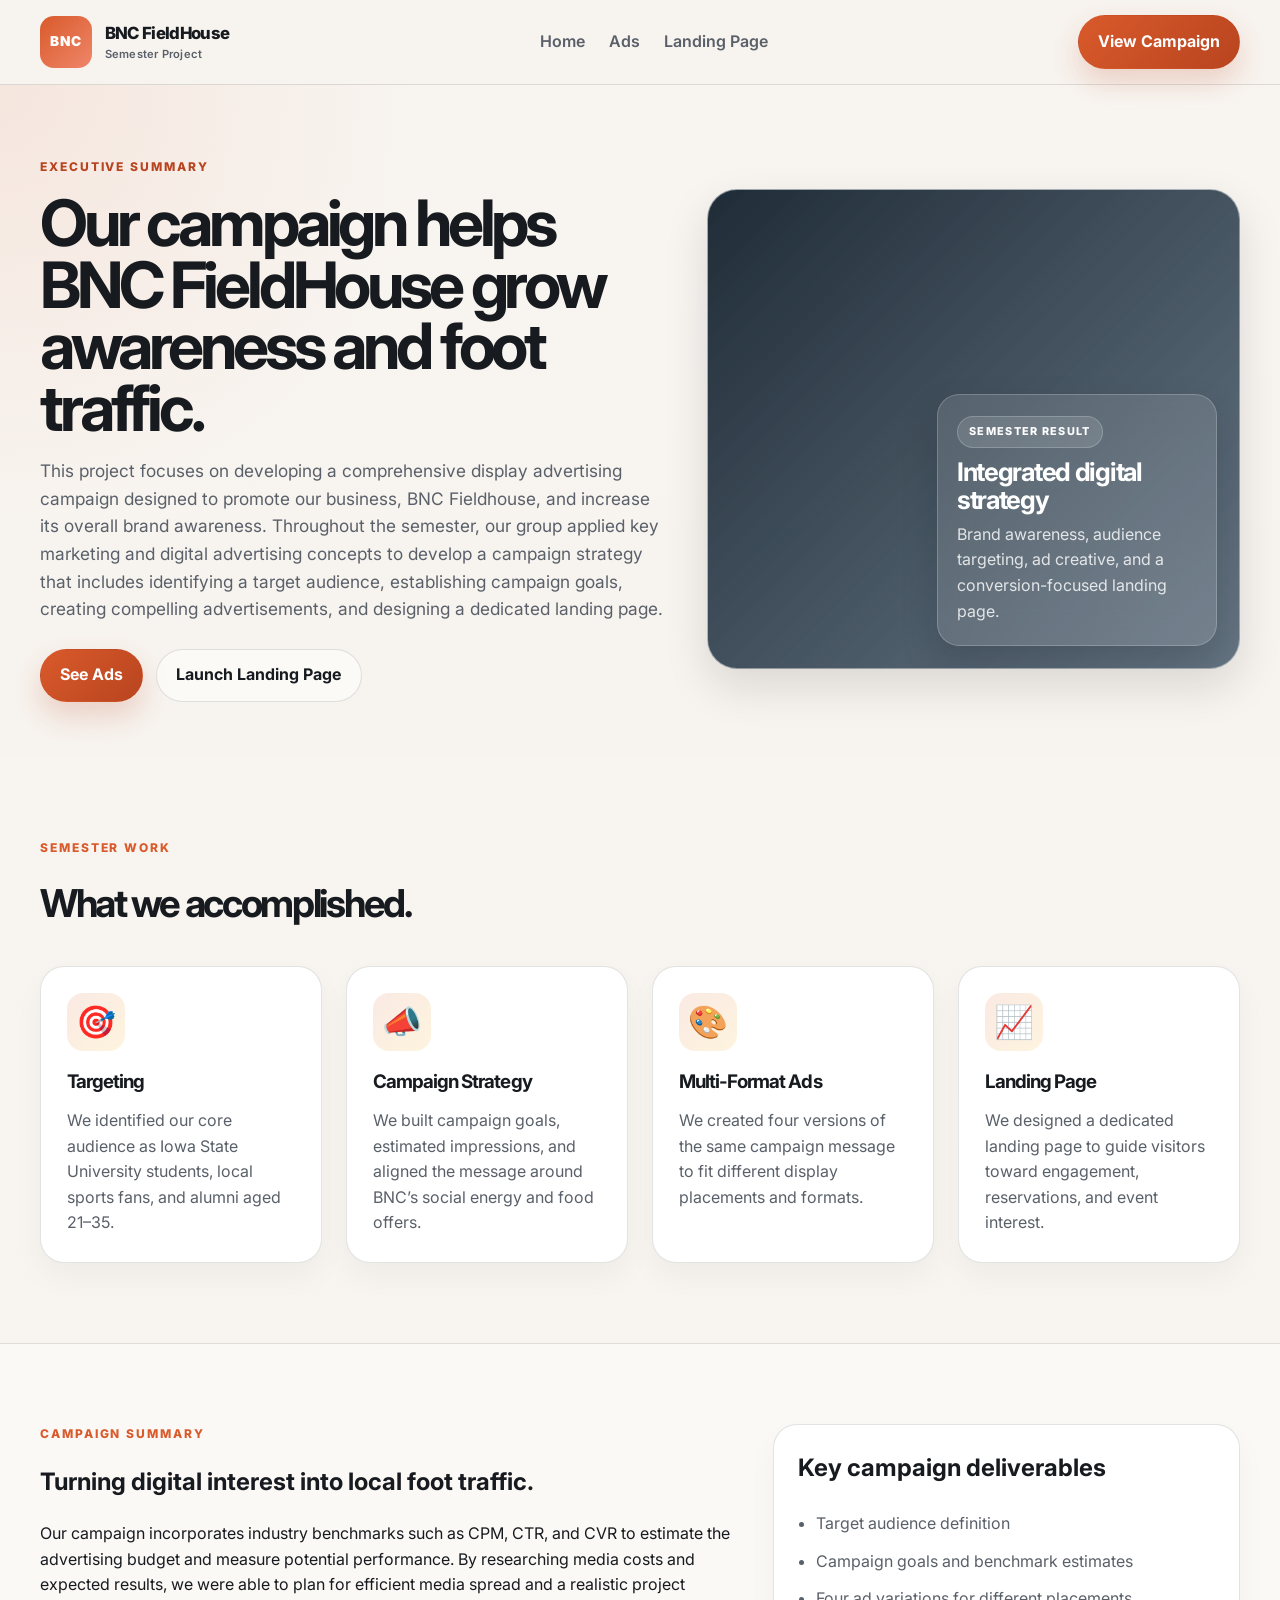
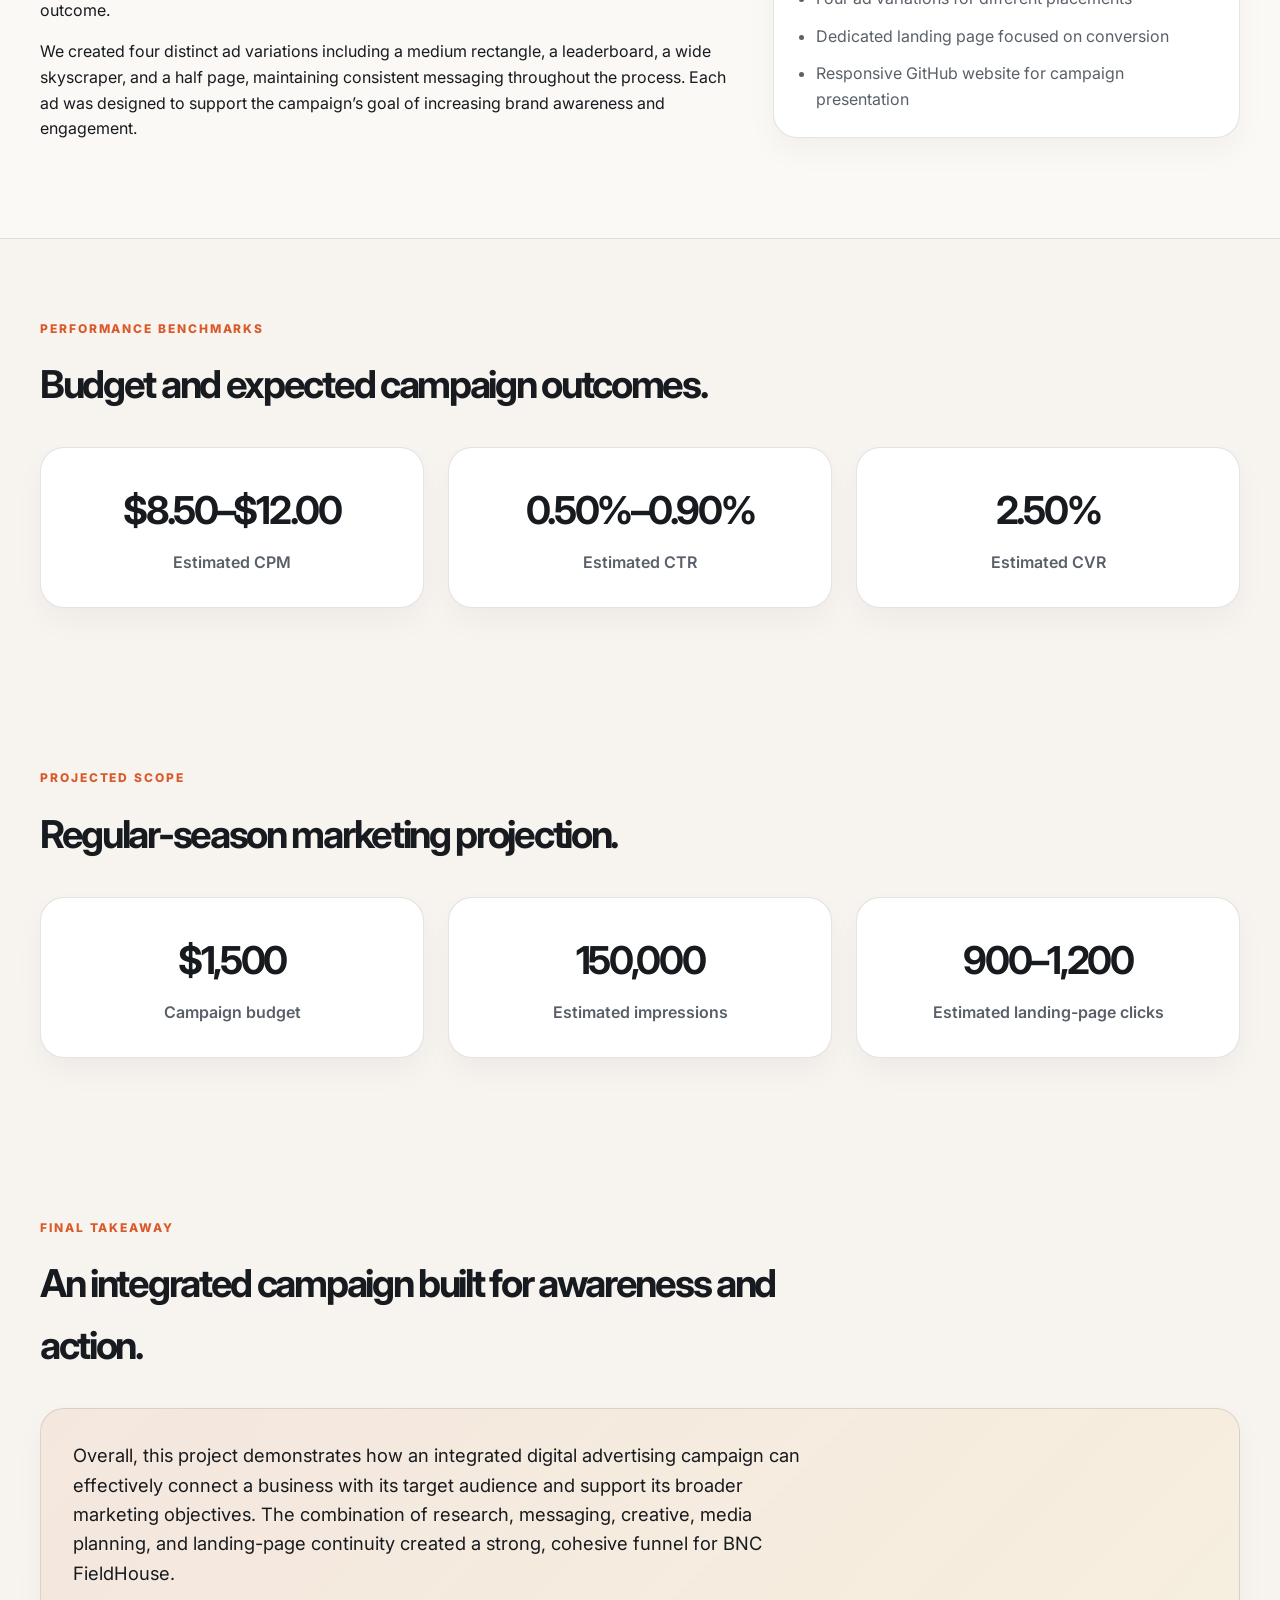
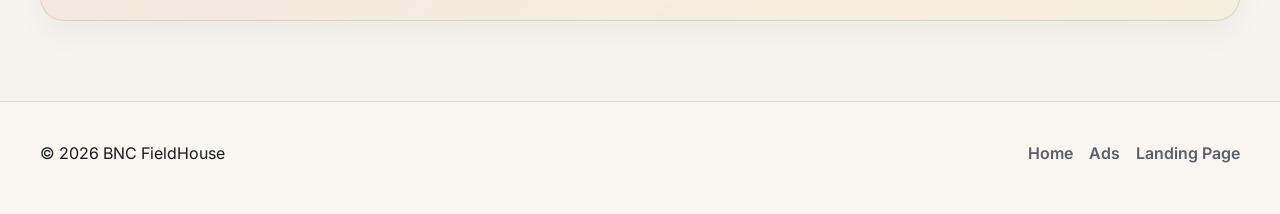
<file: index.html>
<!DOCTYPE html>
<html lang="en">
  <head>
    <meta charset="UTF-8" />
    <meta name="viewport" content="width=device-width, initial-scale=1.0" />
    <meta
      name="description"
      content="Executive summary of the BNC FieldHouse semester campaign and digital ad project."
    />
    <title>BNC FieldHouse | Executive Summary</title>
    <link rel="preconnect" href="https://fonts.googleapis.com" />
    <link rel="preconnect" href="https://fonts.gstatic.com" crossorigin />
    <link
      href="https://fonts.googleapis.com/css2?family=Inter:wght@400;500;600;700;800;900&display=swap"
      rel="stylesheet"
    />
    <link rel="stylesheet" href="style.css" />
  </head>
  <body>
    <header class="site-header">
      <div class="container nav-wrap">
        <a href="index.html" class="brand" aria-label="BNC FieldHouse home page">
          <span class="brand-mark">BNC</span>
          <span>
            <span class="brand-name">BNC FieldHouse</span>
            <small>Semester Project</small>
          </span>
        </a>

        <nav class="main-nav" aria-label="Main navigation">
          <a href="index.html">Home</a>
          <a href="ads.html">Ads</a>
          <a href="landing.html">Landing Page</a>
        </nav>

        <a class="btn btn-primary" href="ads.html">View Campaign</a>
      </div>
    </header>

    <main>
      <section class="hero hero-home">
        <div class="container hero-grid">
          <div class="hero-copy">
            <p class="eyebrow">Executive Summary</p>
            <h1>Our campaign helps BNC FieldHouse grow awareness and foot traffic.</h1>
            <p class="lead">
              This project focuses on developing a comprehensive display advertising campaign designed to promote our business,
              BNC Fieldhouse, and increase its overall brand awareness. Throughout the semester, our group applied key marketing
              and digital advertising concepts to develop a campaign strategy that includes identifying a target audience,
              establishing campaign goals, creating compelling advertisements, and designing a dedicated landing page.
            </p>

            <div class="hero-actions">
              <a class="btn btn-primary" href="ads.html">See Ads</a>
              <a class="btn btn-secondary" href="landing.html">Launch Landing Page</a>
            </div>
          </div>

          <div class="hero-visual home-visual" aria-label="BNC FieldHouse campaign image">
            <div class="glass-card feature-card">
              <span class="tag">Semester Result</span>
              <h3>Integrated digital strategy</h3>
              <p>Brand awareness, audience targeting, ad creative, and a conversion-focused landing page.</p>
            </div>
          </div>
        </div>
      </section>

      <section class="section">
        <div class="container">
          <div class="section-heading narrow">
            <p class="eyebrow accent">Semester Work</p>
            <h2>What we accomplished.</h2>
          </div>

          <div class="cards-grid">
            <article class="info-card">
              <div class="icon">🎯</div>
              <h3>Targeting</h3>
              <p>We identified our core audience as Iowa State University students, local sports fans, and alumni aged 21–35.</p>
            </article>

            <article class="info-card">
              <div class="icon">📣</div>
              <h3>Campaign Strategy</h3>
              <p>We built campaign goals, estimated impressions, and aligned the message around BNC’s social energy and food offers.</p>
            </article>

            <article class="info-card">
              <div class="icon">🎨</div>
              <h3>Multi-Format Ads</h3>
              <p>We created four versions of the same campaign message to fit different display placements and formats.</p>
            </article>

            <article class="info-card">
              <div class="icon">📈</div>
              <h3>Landing Page</h3>
              <p>We designed a dedicated landing page to guide visitors toward engagement, reservations, and event interest.</p>
            </article>
          </div>
        </div>
      </section>

      <section class="section alt-section">
        <div class="container two-col">
          <div>
            <p class="eyebrow accent">Campaign Summary</p>
            <h2>Turning digital interest into local foot traffic.</h2>
            <p>
              Our campaign incorporates industry benchmarks such as CPM, CTR, and CVR to estimate the advertising budget and measure
              potential performance. By researching media costs and expected results, we were able to plan for efficient media spread and a realistic project outcome.
            </p>
            <p>
              We created four distinct ad variations including a medium rectangle, a leaderboard, a wide skyscraper, and a half page,
              maintaining consistent messaging throughout the process. Each ad was designed to support the campaign’s goal of increasing brand awareness and engagement.
            </p>
          </div>

          <div class="checklist-panel">
            <h3>Key campaign deliverables</h3>
            <ul>
              <li>Target audience definition</li>
              <li>Campaign goals and benchmark estimates</li>
              <li>Four ad variations for different placements</li>
              <li>Dedicated landing page focused on conversion</li>
              <li>Responsive GitHub website for campaign presentation</li>
            </ul>
          </div>
        </div>
      </section>

      <section class="section">
        <div class="container">
          <div class="section-heading narrow">
            <p class="eyebrow accent">Performance Benchmarks</p>
            <h2>Budget and expected campaign outcomes.</h2>
          </div>

          <div class="stats-panel three-up">
            <div class="stat-box">
              <strong>$8.50–$12.00</strong>
              <span>Estimated CPM</span>
            </div>
            <div class="stat-box">
              <strong>0.50%–0.90%</strong>
              <span>Estimated CTR</span>
            </div>
            <div class="stat-box">
              <strong>2.50%</strong>
              <span>Estimated CVR</span>
            </div>
          </div>
        </div>
      </section>

      <section class="section">
        <div class="container">
          <div class="section-heading narrow">
            <p class="eyebrow accent">Projected Scope</p>
            <h2>Regular-season marketing projection.</h2>
          </div>

          <div class="stats-panel three-up">
            <div class="stat-box">
              <strong>$1,500</strong>
              <span>Campaign budget</span>
            </div>
            <div class="stat-box">
              <strong>150,000</strong>
              <span>Estimated impressions</span>
            </div>
            <div class="stat-box">
              <strong>900–1,200</strong>
              <span>Estimated landing-page clicks</span>
            </div>
          </div>
        </div>
      </section>

      <section class="section">
        <div class="container">
          <div class="section-heading narrow">
            <p class="eyebrow accent">Final Takeaway</p>
            <h2>An integrated campaign built for awareness and action.</h2>
          </div>

          <div class="quote-box">
            <p>
              Overall, this project demonstrates how an integrated digital advertising campaign can effectively connect a business with
              its target audience and support its broader marketing objectives. The combination of research, messaging, creative,
              media planning, and landing-page continuity created a strong, cohesive funnel for BNC FieldHouse.
            </p>
          </div>
        </div>
      </section>
    </main>

    <footer class="site-footer">
      <div class="container footer-wrap">
        <p>© <span id="year"></span> BNC FieldHouse</p>
        <div class="footer-links">
          <a href="index.html">Home</a>
          <a href="ads.html">Ads</a>
          <a href="landing.html">Landing Page</a>
        </div>
      </div>
    </footer>

    <script src="script.js"></script>
  </body>
</html>
</file>
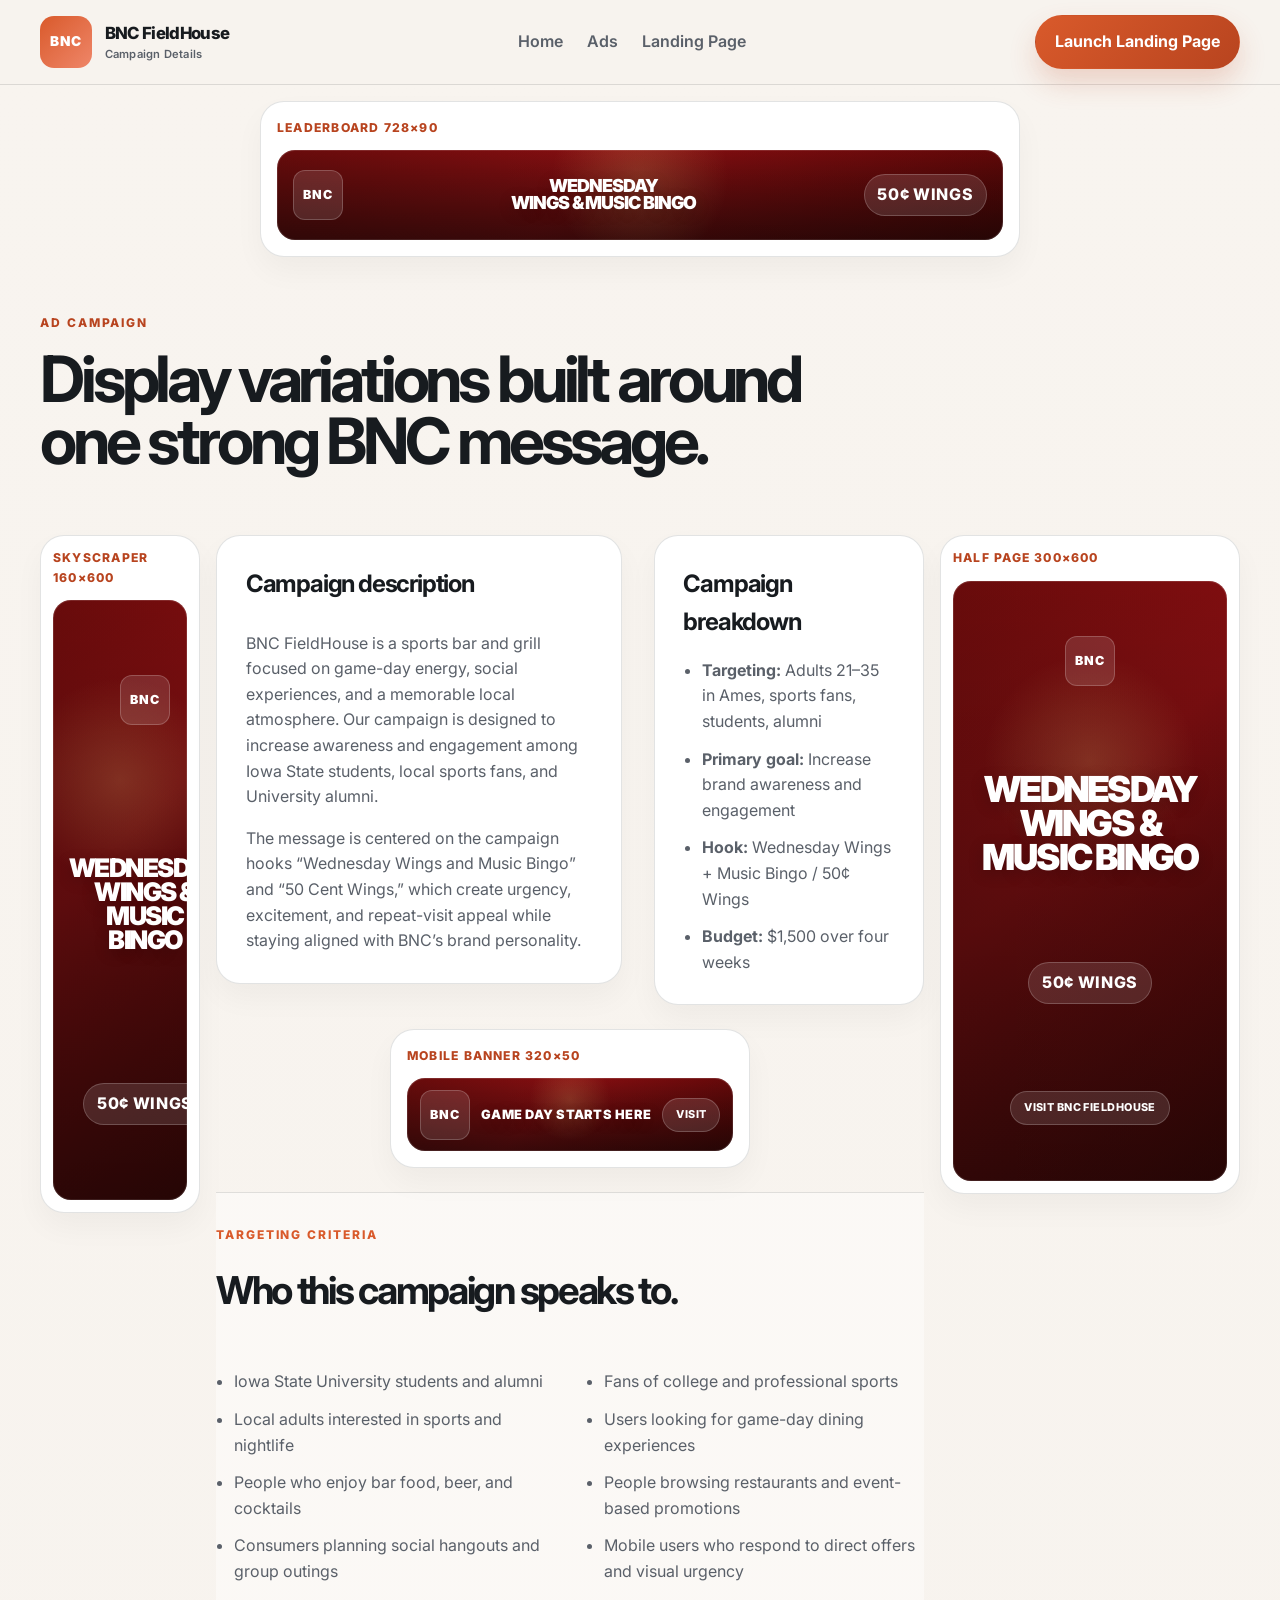
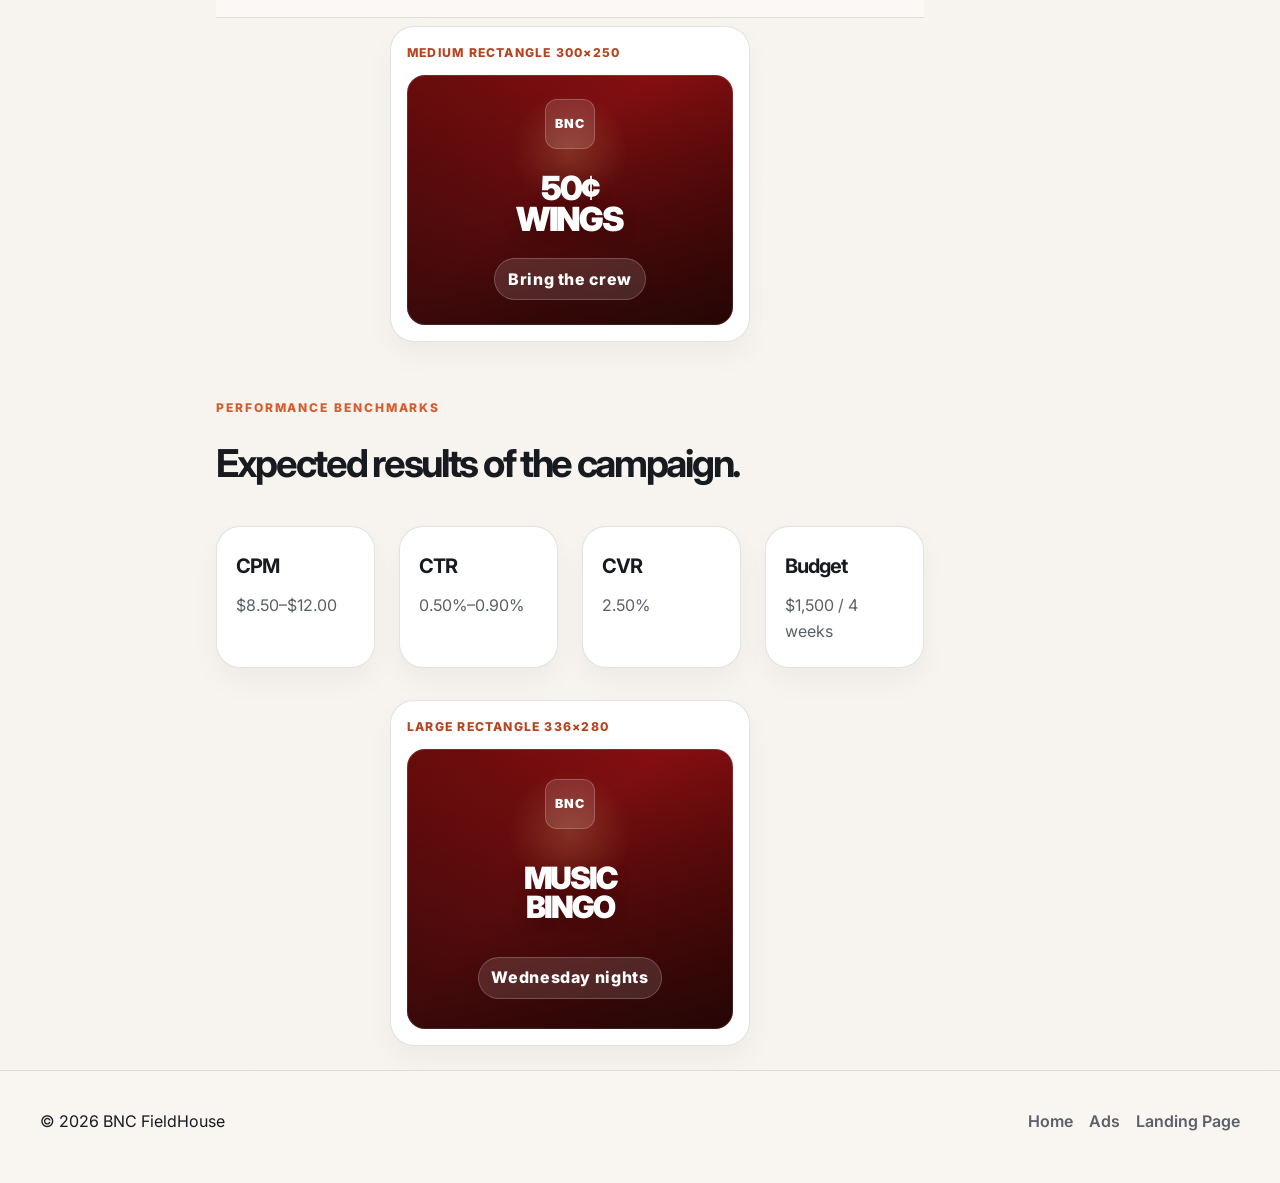
<file: ads.html>
<!DOCTYPE html>
<html lang="en">
  <head>
    <meta charset="UTF-8" />
    <meta name="viewport" content="width=device-width, initial-scale=1.0" />
    <meta
      name="description"
      content="BNC FieldHouse ad campaign page featuring clickable display ads and campaign strategy details."
    />
    <title>BNC FieldHouse | Ad Campaign</title>
    <link rel="preconnect" href="https://fonts.googleapis.com" />
    <link rel="preconnect" href="https://fonts.gstatic.com" crossorigin />
    <link
      href="https://fonts.googleapis.com/css2?family=Inter:wght@400;500;600;700;800;900&display=swap"
      rel="stylesheet"
    />
    <link rel="stylesheet" href="style.css" />
    <link rel="stylesheet" href="ads-layout.css" />
  </head>
  <body>
    <header class="site-header">
      <div class="container nav-wrap">
        <a href="index.html" class="brand" aria-label="BNC FieldHouse home page">
          <span class="brand-mark">BNC</span>
          <span>
            <span class="brand-name">BNC FieldHouse</span>
            <small>Campaign Details</small>
          </span>
        </a>

        <nav class="main-nav" aria-label="Main navigation">
          <a href="index.html">Home</a>
          <a href="ads.html">Ads</a>
          <a href="landing.html">Landing Page</a>
        </nav>

        <a class="btn btn-primary" href="landing.html">Launch Landing Page</a>
      </div>
    </header>

    <main>
      <section class="top-ad container" aria-label="Featured leaderboard ad">
        <a class="ad-card ad-card--poster ad-card--leaderboard" href="landing.html" aria-label="Open the leaderboard display ad">
          <span class="ad-card__label">Leaderboard 728×90</span>
          <span class="ad-visual ad-visual--leaderboard">
            <span class="ad-badge">BNC</span>
            <span class="ad-title">Wednesday<br />Wings &amp; Music Bingo</span>
            <span class="ad-price">50¢ WINGS</span>
          </span>
        </a>
      </section>

      <section class="page-hero">
        <div class="container">
          <p class="eyebrow">Ad Campaign</p>
          <h1>Display variations built around one strong BNC message.</h1>
        </div>
      </section>

      <div class="campaign-layout container">
        <aside class="ad-rail ad-rail--left" aria-label="Left-side display ad">
          <a class="ad-card ad-card--poster ad-card--skyscraper" href="landing.html" aria-label="Open the skyscraper display ad">
            <span class="ad-card__label">Skyscraper 160×600</span>
            <span class="ad-visual ad-visual--skyscraper">
              <span class="ad-badge">BNC</span>
              <span class="ad-title">Wednesday<br />Wings &amp; Music Bingo</span>
              <span class="ad-price">50¢ WINGS</span>
            </span>
          </a>
        </aside>

        <div class="campaign-main">
          <section class="section campaign-overview">
            <div class="container">
              <div class="campaign-grid">
                <div class="campaign-copy">
                  <h2>Campaign description</h2>
                  <p>
                    BNC FieldHouse is a sports bar and grill focused on game-day energy, social experiences, and a memorable local atmosphere.
                    Our campaign is designed to increase awareness and engagement among Iowa State students, local sports fans, and University alumni.
                  </p>
                  <p>
                    The message is centered on the campaign hooks “Wednesday Wings and Music Bingo” and “50 Cent Wings,” which create urgency,
                    excitement, and repeat-visit appeal while staying aligned with BNC’s brand personality.
                  </p>
                </div>

                <aside class="info-panel">
                  <h3>Campaign breakdown</h3>
                  <ul>
                    <li><strong>Targeting:</strong> Adults 21–35 in Ames, sports fans, students, alumni</li>
                    <li><strong>Primary goal:</strong> Increase brand awareness and engagement</li>
                    <li><strong>Hook:</strong> Wednesday Wings + Music Bingo / 50¢ Wings</li>
                    <li><strong>Budget:</strong> $1,500 over four weeks</li>
                  </ul>
                </aside>
              </div>
            </div>
          </section>

          <div class="in-content-ad">
            <a class="ad-card ad-card--poster ad-card--mobile" href="landing.html" aria-label="Open the mobile banner display ad">
              <span class="ad-card__label">Mobile Banner 320×50</span>
              <span class="ad-visual ad-visual--mobile">
                <span class="ad-badge">BNC</span>
                <span class="ad-title">Game day starts here</span>
                <span class="ad-cta">Visit</span>
              </span>
            </a>
          </div>

          <section class="section alt-section">
            <div class="container">
              <div class="section-heading narrow">
                <p class="eyebrow accent">Targeting Criteria</p>
                <h2>Who this campaign speaks to.</h2>
              </div>

              <div class="two-col-list">
                <div>
                  <ul>
                    <li>Iowa State University students and alumni</li>
                    <li>Local adults interested in sports and nightlife</li>
                    <li>People who enjoy bar food, beer, and cocktails</li>
                    <li>Consumers planning social hangouts and group outings</li>
                  </ul>
                </div>
                <div>
                  <ul>
                    <li>Fans of college and professional sports</li>
                    <li>Users looking for game-day dining experiences</li>
                    <li>People browsing restaurants and event-based promotions</li>
                    <li>Mobile users who respond to direct offers and visual urgency</li>
                  </ul>
                </div>
              </div>
            </div>
          </section>

          <div class="in-content-ad">
            <a class="ad-card ad-card--poster ad-card--medium" href="landing.html" aria-label="Open the medium rectangle display ad">
              <span class="ad-card__label">Medium Rectangle 300×250</span>
              <span class="ad-visual ad-visual--medium">
                <span class="ad-badge">BNC</span>
                <span class="ad-title">50¢<br />Wings</span>
                <span class="ad-subtitle">Bring the crew</span>
              </span>
            </a>
          </div>

          <section class="section">
            <div class="container">
              <div class="section-heading narrow">
                <p class="eyebrow accent">Performance Benchmarks</p>
                <h2>Expected results of the campaign.</h2>
              </div>

              <div class="strategy-cards">
                <div class="mini-card">
                  <h3>CPM</h3>
                  <p>$8.50–$12.00</p>
                </div>
                <div class="mini-card">
                  <h3>CTR</h3>
                  <p>0.50%–0.90%</p>
                </div>
                <div class="mini-card">
                  <h3>CVR</h3>
                  <p>2.50%</p>
                </div>
                <div class="mini-card">
                  <h3>Budget</h3>
                  <p>$1,500 / 4 weeks</p>
                </div>
              </div>
            </div>
          </section>

          <div class="in-content-ad in-content-ad--rectangle">
            <a class="ad-card ad-card--poster ad-card--rectangle" href="landing.html" aria-label="Open the large rectangle display ad">
              <span class="ad-card__label">Large Rectangle 336×280</span>
              <span class="ad-visual ad-visual--rectangle">
                <span class="ad-badge">BNC</span>
                <span class="ad-title">Music<br />Bingo</span>
                <span class="ad-subtitle">Wednesday nights</span>
              </span>
            </a>
          </div>
        </div>

        <aside class="ad-rail ad-rail--right" aria-label="Right-side display ad">
          <a class="ad-card ad-card--poster ad-card--halfpage" href="landing.html" aria-label="Open the half page display ad">
            <span class="ad-card__label">Half Page 300×600</span>
            <span class="ad-visual ad-visual--halfpage">
              <span class="ad-badge">BNC</span>
              <span class="ad-title">Wednesday<br />Wings &amp;<br />Music Bingo</span>
              <span class="ad-price">50¢ WINGS</span>
              <span class="ad-cta">Visit BNC FieldHouse</span>
            </span>
          </a>
        </aside>
      </div>
    </main>

    <footer class="site-footer">
      <div class="container footer-wrap">
        <p>© <span id="year"></span> BNC FieldHouse</p>
        <div class="footer-links">
          <a href="index.html">Home</a>
          <a href="ads.html">Ads</a>
          <a href="landing.html">Landing Page</a>
        </div>
      </div>
    </footer>

    <script src="script.js"></script>
  </body>
</html>
</file>
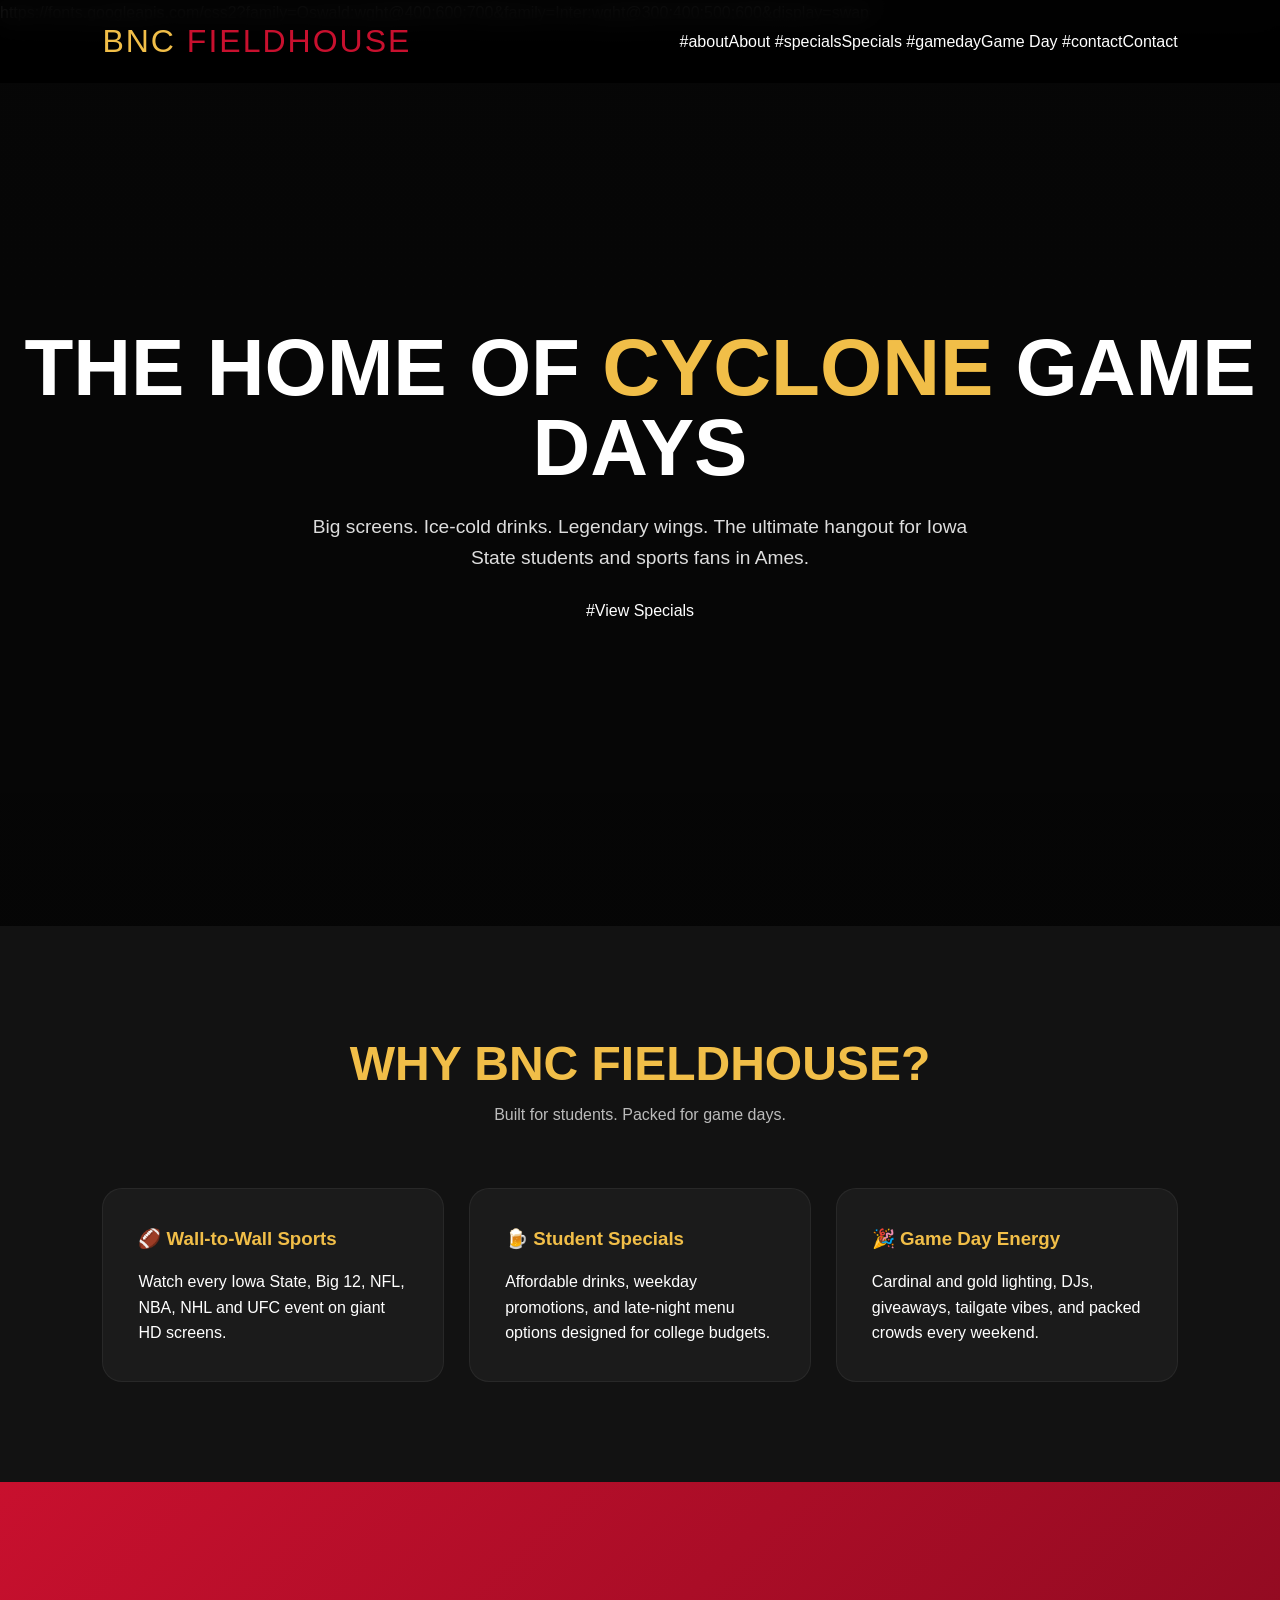
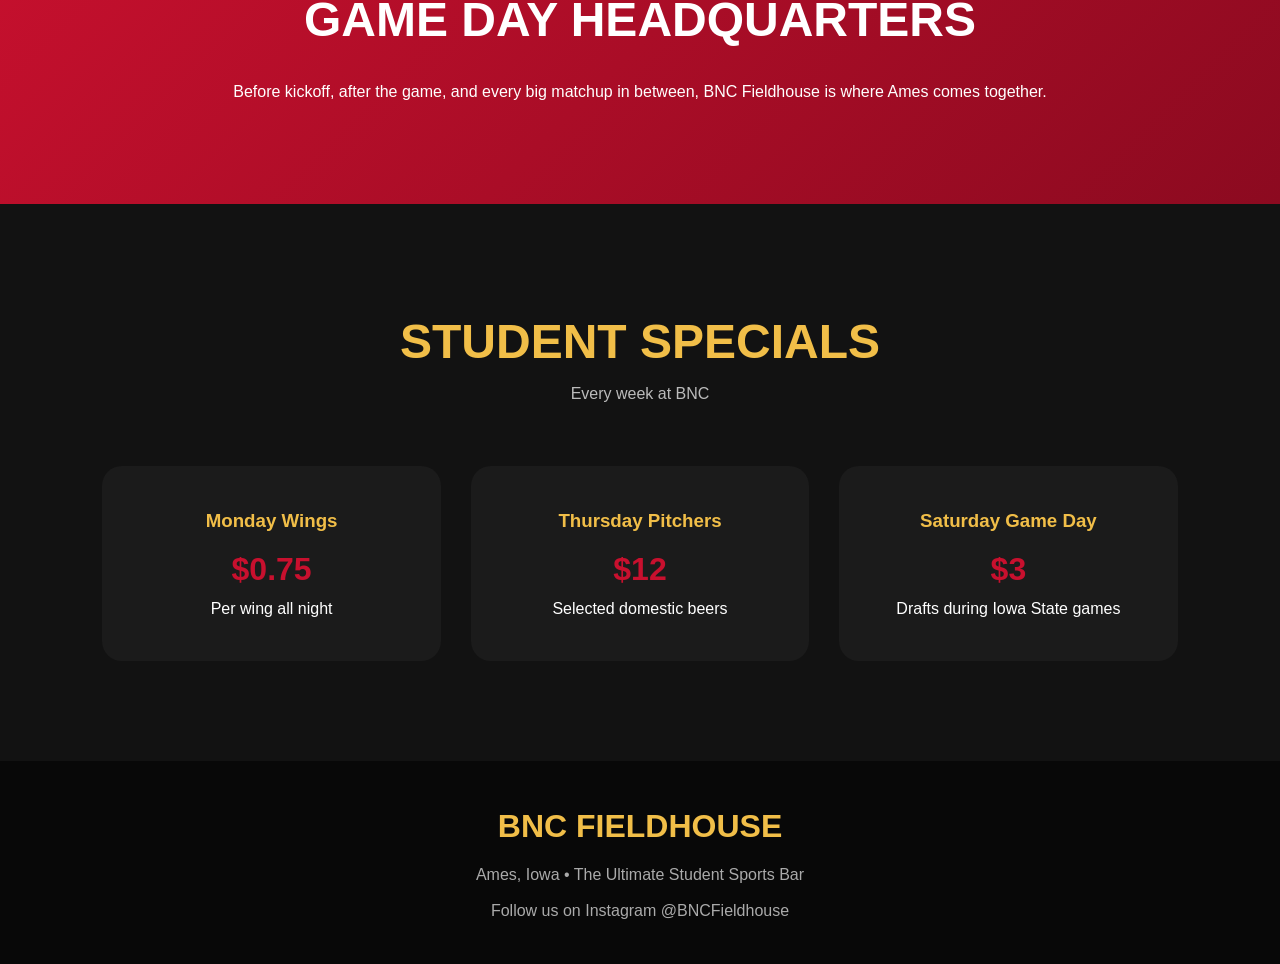
<file: bnc-fieldhouse-design.html>
<!DOCTYPE html>
<html lang="en">
<head>
<meta charset="UTF-8">
<meta name="viewport" content="width=device-width, initial-scale=1.0">
<title>BNC Fieldhouse | Ames Sports Bar</title>

https://fonts.googleapis.com/css2?family=Oswald:wght@400;600;700&family=Inter:wght@300;400;500;600&display=swap

<style>
:root{
    --cardinal:#C8102E;
    --gold:#F1BE48;
    --black:#121212;
    --dark:#1B1B1B;
    --light:#FFFFFF;
    --gray:#888;
}

*{
    margin:0;
    padding:0;
    box-sizing:border-box;
}

body{
    font-family:'Inter', sans-serif;
    background:var(--black);
    color:white;
    line-height:1.6;
}

html{
    scroll-behavior:smooth;
}

/* NAVBAR */

nav{
    position:fixed;
    width:100%;
    top:0;
    z-index:1000;
    background:rgba(0,0,0,.9);
    backdrop-filter:blur(12px);
    padding:1rem 8%;
    display:flex;
    justify-content:space-between;
    align-items:center;
}

.logo{
    font-family:'Oswald', sans-serif;
    font-size:2rem;
    color:var(--gold);
    letter-spacing:2px;
}

.logo span{
    color:var(--cardinal);
}

.nav-links{
    display:flex;
    gap:2rem;
}

.nav-links a{
    color:white;
    text-decoration:none;
    transition:.3s;
    font-weight:500;
}

.nav-links a:hover{
    color:var(--gold);
}

/* HERO */

.hero{
    min-height:100vh;
    background:
    linear-gradient(rgba(0,0,0,.65),rgba(0,0,0,.7)),
    url('https://images.unsplash.com/photo-1541534401786-2077eed87a72?auto=format&fit=crop&w=1800&q=80');
    background-size:cover;
    background-position:center;
    display:flex;
    align-items:center;
    justify-content:center;
    text-align:center;
    padding:0 20px;
}

.hero-content h1{
    font-family:'Oswald', sans-serif;
    font-size:5rem;
    line-height:1;
    text-transform:uppercase;
}

.hero-content h1 span{
    color:var(--gold);
}

.hero-content p{
    max-width:700px;
    margin:1.5rem auto;
    font-size:1.2rem;
    color:#ddd;
}

.btn{
    display:inline-block;
    padding:15px 35px;
    background:var(--cardinal);
    color:white;
    text-decoration:none;
    border-radius:50px;
    font-weight:600;
    transition:.3s;
}

.btn:hover{
    background:var(--gold);
    color:black;
    transform:translateY(-3px);
}

/* SECTION */

section{
    padding:100px 8%;
}

.section-title{
    text-align:center;
    margin-bottom:60px;
}

.section-title h2{
    font-family:'Oswald', sans-serif;
    font-size:3rem;
    color:var(--gold);
}

.section-title p{
    color:#bbb;
}

/* FEATURES */

.features{
    display:grid;
    grid-template-columns:repeat(auto-fit,minmax(280px,1fr));
    gap:25px;
}

.feature-card{
    background:var(--dark);
    padding:35px;
    border-radius:20px;
    transition:.3s;
    border:1px solid rgba(255,255,255,.06);
}

.feature-card:hover{
    transform:translateY(-10px);
    border-color:var(--gold);
}

.feature-card h3{
    margin-bottom:15px;
    color:var(--gold);
}

/* GAME DAY */

.gameday{
    background:linear-gradient(135deg,var(--cardinal),#8c0a20);
}

.gameday-content{
    text-align:center;
    max-width:900px;
    margin:auto;
}

.gameday h2{
    font-family:'Oswald',sans-serif;
    font-size:3rem;
    margin-bottom:20px;
}

/* SPECIALS */

.specials-grid{
    display:grid;
    grid-template-columns:repeat(auto-fit,minmax(260px,1fr));
    gap:30px;
}

.special{
    background:var(--dark);
    text-align:center;
    padding:40px;
    border-radius:20px;
}

.special h3{
    color:var(--gold);
    margin-bottom:8px;
}

.price{
    font-size:2rem;
    color:var(--cardinal);
    font-weight:700;
}

/* FOOTER */

footer{
    background:#080808;
    text-align:center;
    padding:40px 20px;
}

footer h3{
    font-family:'Oswald', sans-serif;
    color:var(--gold);
    font-size:2rem;
}

footer p{
    color:#aaa;
    margin-top:10px;
}

/* RESPONSIVE */

@media(max-width:768px){

.hero-content h1{
    font-size:3.2rem;
}

.nav-links{
    display:none;
}

.section-title h2{
    font-size:2.2rem;
}

}
</style>
</head>
<body>

<nav>
    <div class="logo">BNC <span>FIELDHOUSE</span></div>

    <div class="nav-links">
        #aboutAbout</a>
        #specialsSpecials</a>
        #gamedayGame Day</a>
        #contactContact</a>
    </div>
</nav>

<section class="hero">
    <div class="hero-content">
        <h1>THE HOME OF <span>CYCLONE</span> GAME DAYS</h1>

        <p>
            Big screens. Ice-cold drinks. Legendary wings.
            The ultimate hangout for Iowa State students and sports fans in Ames.
        </p>

        #View Specials</a>
    </div>
</section>

<section id="about">
    <div class="section-title">
        <h2>WHY BNC FIELDHOUSE?</h2>
        <p>Built for students. Packed for game days.</p>
    </div>

    <div class="features">
        <div class="feature-card">
            <h3>🏈 Wall-to-Wall Sports</h3>
            <p>Watch every Iowa State, Big 12, NFL, NBA, NHL and UFC event on giant HD screens.</p>
        </div>

        <div class="feature-card">
            <h3>🍺 Student Specials</h3>
            <p>Affordable drinks, weekday promotions, and late-night menu options designed for college budgets.</p>
        </div>

        <div class="feature-card">
            <h3>🎉 Game Day Energy</h3>
            <p>Cardinal and gold lighting, DJs, giveaways, tailgate vibes, and packed crowds every weekend.</p>
        </div>
    </div>
</section>

<section class="gameday" id="gameday">
    <div class="gameday-content">
        <h2>GAME DAY HEADQUARTERS</h2>

        <p>
            Before kickoff, after the game, and every big matchup in between,
            BNC Fieldhouse is where Ames comes together.
        </p>
    </div>
</section>

<section id="specials">
    <div class="section-title">
        <h2>STUDENT SPECIALS</h2>
        <p>Every week at BNC</p>
    </div>

    <div class="specials-grid">

        <div class="special">
            <h3>Monday Wings</h3>
            <div class="price">$0.75</div>
            <p>Per wing all night</p>
        </div>

        <div class="special">
            <h3>Thursday Pitchers</h3>
            <div class="price">$12</div>
            <p>Selected domestic beers</p>
        </div>

        <div class="special">
            <h3>Saturday Game Day</h3>
            <div class="price">$3</div>
            <p>Drafts during Iowa State games</p>
        </div>

    </div>
</section>

<footer id="contact">
    <h3>BNC FIELDHOUSE</h3>

    <p>
        Ames, Iowa • The Ultimate Student Sports Bar
    </p>

    <p>
        Follow us on Instagram @BNCFieldhouse
    </p>
</footer>

</body>
</html>
</file>
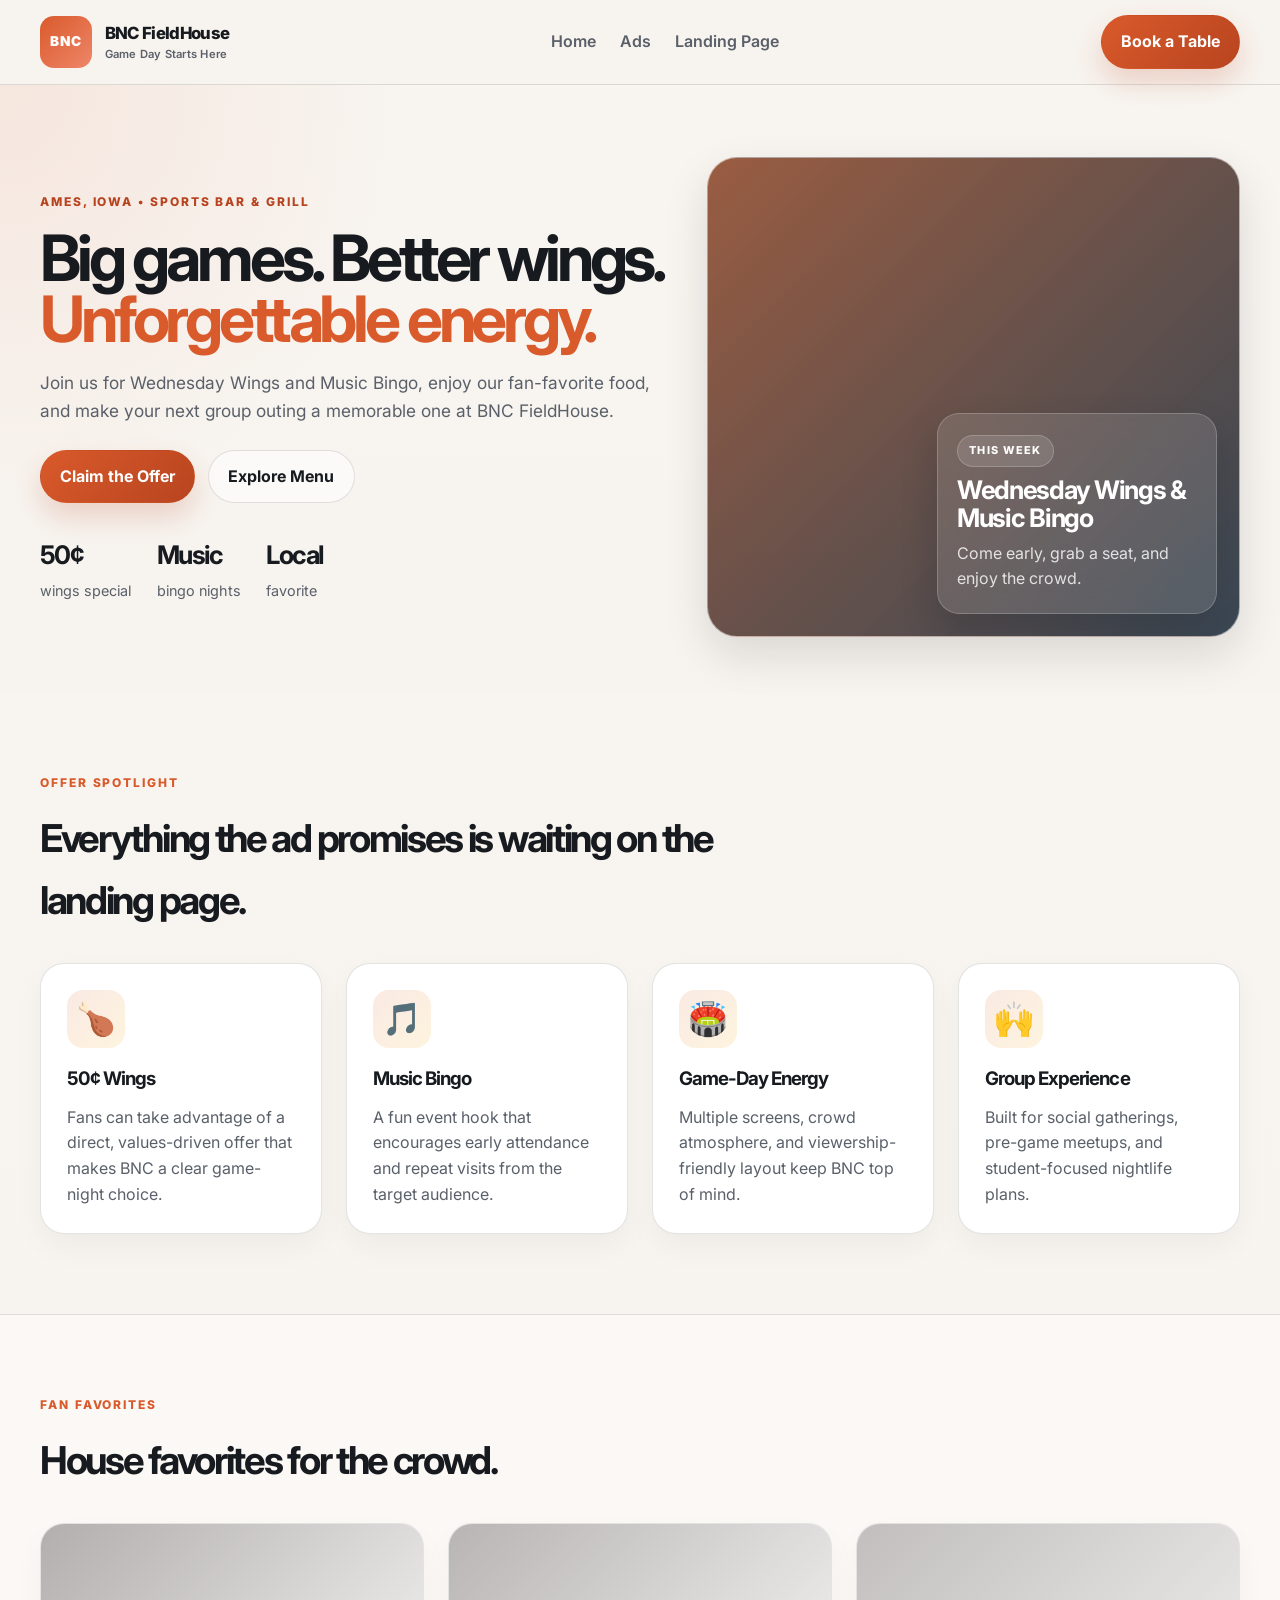
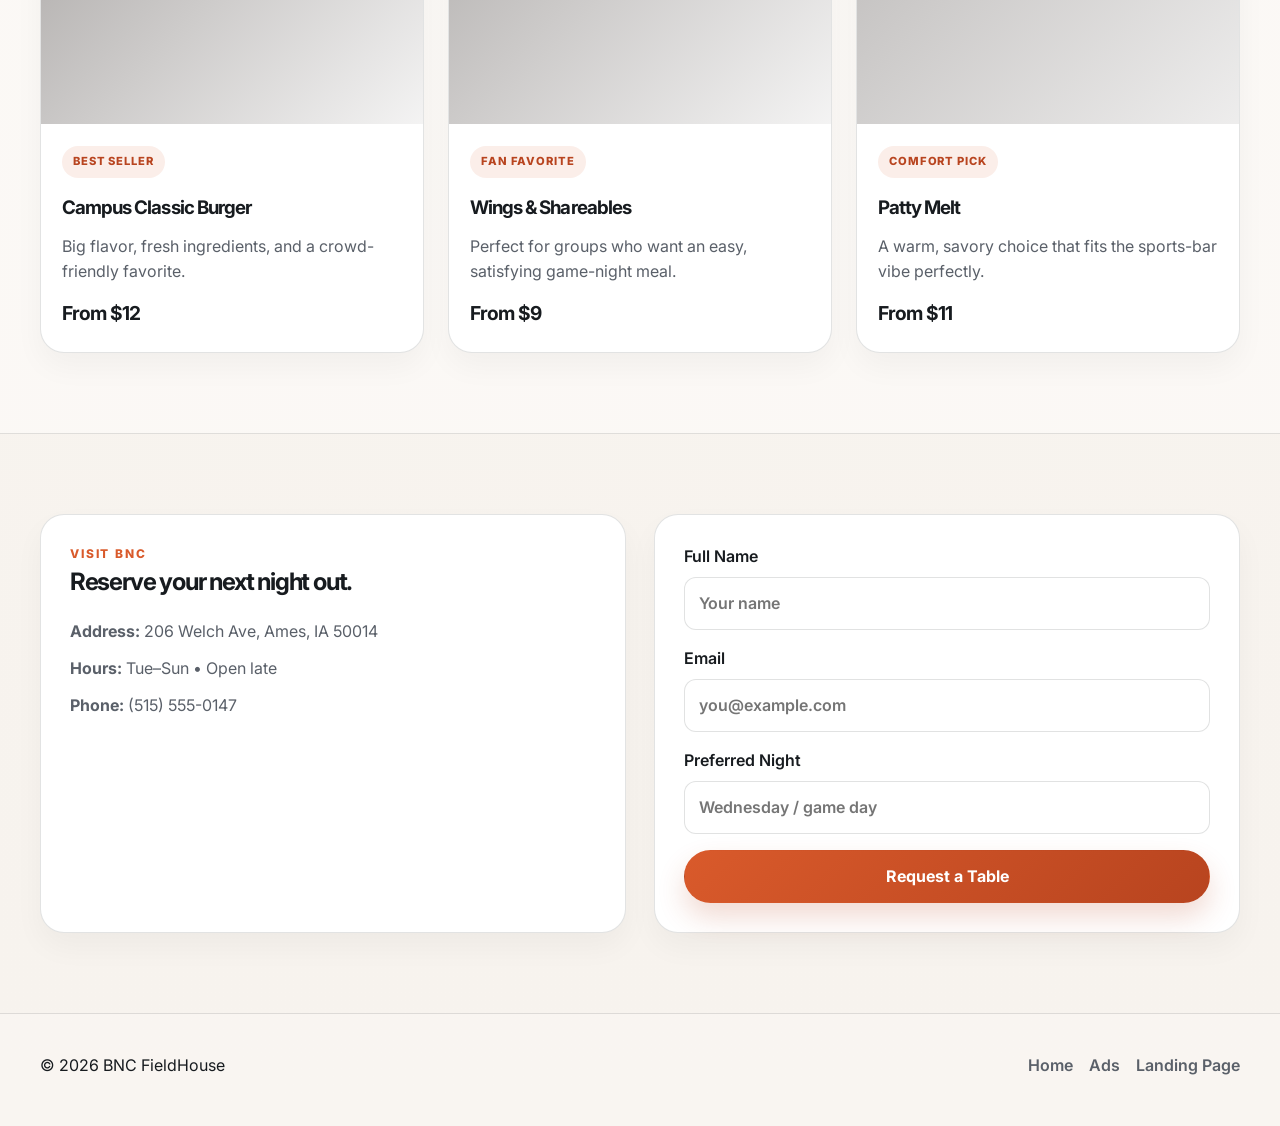
<file: landing.html>
<!DOCTYPE html>
<html lang="en">
  <head>
    <meta charset="UTF-8" />
    <meta name="viewport" content="width=device-width, initial-scale=1.0" />
    <meta
      name="description"
      content="Landing page for BNC FieldHouse's display advertising campaign, food offer, and event promotions."
    />
    <title>BNC FieldHouse | Landing Page</title>
    <link rel="preconnect" href="https://fonts.googleapis.com" />
    <link rel="preconnect" href="https://fonts.gstatic.com" crossorigin />
    <link
      href="https://fonts.googleapis.com/css2?family=Inter:wght@400;500;600;700;800;900&display=swap"
      rel="stylesheet"
    />
    <link rel="stylesheet" href="style.css" />
  </head>
  <body>
    <header class="site-header">
      <div class="container nav-wrap">
        <a href="index.html" class="brand" aria-label="BNC FieldHouse home page">
          <span class="brand-mark">BNC</span>
          <span>
            <span class="brand-name">BNC FieldHouse</span>
            <small>Game Day Starts Here</small>
          </span>
        </a>

        <nav class="main-nav" aria-label="Main navigation">
          <a href="index.html">Home</a>
          <a href="ads.html">Ads</a>
          <a href="landing.html">Landing Page</a>
        </nav>

        <a class="btn btn-primary" href="#reserve">Book a Table</a>
      </div>
    </header>

    <main>
      <section class="hero landing-hero">
        <div class="container hero-grid">
          <div class="hero-copy">
            <p class="eyebrow">Ames, Iowa • Sports Bar &amp; Grill</p>
            <h1>Big games. Better wings. <span>Unforgettable energy.</span></h1>
            <p class="lead">
              Join us for Wednesday Wings and Music Bingo, enjoy our fan-favorite food, and make your next group outing a memorable one at BNC FieldHouse.
            </p>

            <div class="hero-actions">
              <a class="btn btn-primary" href="#offer">Claim the Offer</a>
              <a class="btn btn-secondary" href="#menu">Explore Menu</a>
            </div>

            <ul class="hero-stats" aria-label="BNC highlights">
              <li><strong>50¢</strong><span>wings special</span></li>
              <li><strong>Music</strong><span>bingo nights</span></li>
              <li><strong>Local</strong><span>favorite</span></li>
            </ul>
          </div>

          <div class="hero-visual landing-visual" aria-label="BNC FieldHouse landing page visual">
            <div class="glass-card feature-card">
              <span class="tag">This week</span>
              <h3>Wednesday Wings &amp; Music Bingo</h3>
              <p>Come early, grab a seat, and enjoy the crowd.</p>
            </div>
          </div>
        </div>
      </section>

      <section id="offer" class="section">
        <div class="container">
          <div class="section-heading narrow">
            <p class="eyebrow accent">Offer Spotlight</p>
            <h2>Everything the ad promises is waiting on the landing page.</h2>
          </div>

          <div class="cards-grid">
            <article class="info-card">
              <div class="icon">🍗</div>
              <h3>50¢ Wings</h3>
              <p>Fans can take advantage of a direct, values-driven offer that makes BNC a clear game-night choice.</p>
            </article>

            <article class="info-card">
              <div class="icon">🎵</div>
              <h3>Music Bingo</h3>
              <p>A fun event hook that encourages early attendance and repeat visits from the target audience.</p>
            </article>

            <article class="info-card">
              <div class="icon">🏟️</div>
              <h3>Game-Day Energy</h3>
              <p>Multiple screens, crowd atmosphere, and viewership-friendly layout keep BNC top of mind.</p>
            </article>

            <article class="info-card">
              <div class="icon">🙌</div>
              <h3>Group Experience</h3>
              <p>Built for social gatherings, pre-game meetups, and student-focused nightlife plans.</p>
            </article>
          </div>
        </div>
      </section>

      <section id="menu" class="section alt-section">
        <div class="container">
          <div class="section-heading narrow">
            <p class="eyebrow accent">Fan Favorites</p>
            <h2>House favorites for the crowd.</h2>
          </div>

          <div class="menu-grid">
            <article class="menu-card">
              <div class="menu-visual burgers"></div>
              <div class="menu-body">
                <span class="pill">Best Seller</span>
                <h3>Campus Classic Burger</h3>
                <p>Big flavor, fresh ingredients, and a crowd-friendly favorite.</p>
                <strong>From $12</strong>
              </div>
            </article>

            <article class="menu-card">
              <div class="menu-visual wings"></div>
              <div class="menu-body">
                <span class="pill">Fan Favorite</span>
                <h3>Wings &amp; Shareables</h3>
                <p>Perfect for groups who want an easy, satisfying game-night meal.</p>
                <strong>From $9</strong>
              </div>
            </article>

            <article class="menu-card">
              <div class="menu-visual melt"></div>
              <div class="menu-body">
                <span class="pill">Comfort Pick</span>
                <h3>Patty Melt</h3>
                <p>A warm, savory choice that fits the sports-bar vibe perfectly.</p>
                <strong>From $11</strong>
              </div>
            </article>
          </div>
        </div>
      </section>

      <section id="reserve" class="section">
        <div class="container visit-grid">
          <div class="visit-card">
            <p class="eyebrow accent">Visit BNC</p>
            <h2>Reserve your next night out.</h2>
            <div class="contact-list">
              <p><strong>Address:</strong> 206 Welch Ave, Ames, IA 50014</p>
              <p><strong>Hours:</strong> Tue–Sun • Open late</p>
              <p><strong>Phone:</strong> (515) 555-0147</p>
            </div>
          </div>

          <div class="visit-card form-panel">
            <form class="reservation-form" aria-label="Reservation request form">
              <label>
                Full Name
                <input type="text" name="name" placeholder="Your name" required />
              </label>
              <label>
                Email
                <input type="email" name="email" placeholder="you@example.com" required />
              </label>
              <label>
                Preferred Night
                <input type="text" name="night" placeholder="Wednesday / game day" />
              </label>
              <button type="submit" class="btn btn-primary full-width">Request a Table</button>
            </form>
          </div>
        </div>
      </section>
    </main>

    <footer class="site-footer">
      <div class="container footer-wrap">
        <p>© <span id="year"></span> BNC FieldHouse</p>
        <div class="footer-links">
          <a href="index.html">Home</a>
          <a href="ads.html">Ads</a>
          <a href="landing.html">Landing Page</a>
        </div>
      </div>
    </footer>

    <script src="script.js"></script>
  </body>
</html>
</file>
<file: style.css>
:root {
  --bg: #f7f3ee;
  --bg-alt: #efeae5;
  --surface: rgba(255, 255, 255, 0.78);
  --surface-strong: #ffffff;
  --panel: #fffaf5;
  --text: #171b1f;
  --muted: #5a6069;
  --line: rgba(23, 27, 31, 0.12);
  --primary: #d95a2b;
  --primary-strong: #b8441f;
  --primary-soft: #f9d7b1;
  --accent: #f7c75a;
  --navy: #13212d;
  --success: #2f9b74;
  --shadow: 0 18px 45px rgba(15, 17, 21, 0.12);
  --red-deep: #7e1111;
  --red-mid: #b5171c;
  --gold: #f7c75a;
  --black: #120f0d;
}

* {
  box-sizing: border-box;
}

html {
  scroll-behavior: smooth;
}

body {
  margin: 0;
  font-family: "Inter", "Segoe UI", sans-serif;
  background: linear-gradient(180deg, #f8f4ef 0%, #f7f3ee 100%);
  color: var(--text);
  line-height: 1.6;
}

a {
  color: inherit;
  text-decoration: none;
}

img {
  max-width: 100%;
  display: block;
}

button,
input {
  font: inherit;
}

.container {
  width: min(1200px, calc(100% - 2rem));
  margin: 0 auto;
}

.site-header {
  position: sticky;
  top: 0;
  z-index: 20;
  background: rgba(247, 243, 238, 0.85);
  backdrop-filter: blur(16px);
  border-bottom: 1px solid var(--line);
}

.nav-wrap,
.footer-wrap {
  display: flex;
  align-items: center;
  justify-content: space-between;
  gap: 1rem;
}

.nav-wrap {
  min-height: 84px;
}

.brand {
  display: inline-flex;
  align-items: center;
  gap: 0.8rem;
  min-width: 0;
}

.brand-mark {
  display: inline-grid;
  place-items: center;
  width: 52px;
  height: 52px;
  border-radius: 14px;
  background: linear-gradient(135deg, var(--primary) 0%, #ef8669 100%);
  color: white;
  font-size: 0.85rem;
  font-weight: 900;
  letter-spacing: 0.08em;
}

.brand-name {
  display: block;
  font-size: 1.05rem;
  font-weight: 800;
  letter-spacing: -0.04em;
}

.brand small {
  display: block;
  color: var(--muted);
  font-size: 0.7rem;
  font-weight: 600;
  letter-spacing: 0.02em;
}

.main-nav {
  display: flex;
  align-items: center;
  gap: 1.5rem;
  font-weight: 600;
  color: var(--muted);
}

.main-nav a {
  position: relative;
  transition: color 0.2s ease;
}

.main-nav a:hover,
.main-nav a:focus-visible {
  color: var(--text);
}

.btn {
  display: inline-flex;
  align-items: center;
  justify-content: center;
  gap: 0.5rem;
  min-height: 46px;
  padding: 0.8rem 1.2rem;
  border: 1px solid transparent;
  border-radius: 999px;
  font-weight: 700;
  transition: transform 0.18s ease, box-shadow 0.18s ease, border-color 0.18s ease;
}

.btn:hover,
.btn:focus-visible {
  transform: translateY(-1px);
}

.btn-primary {
  background: linear-gradient(135deg, var(--primary) 0%, var(--primary-strong) 100%);
  color: white;
  box-shadow: 0 14px 28px rgba(185, 69, 34, 0.2);
}

.btn-secondary {
  background: rgba(255, 255, 255, 0.55);
  border-color: rgba(23, 27, 31, 0.12);
  color: var(--text);
}

.btn.full-width {
  width: 100%;
}

main {
  overflow: hidden;
}

.hero {
  padding: 4.5rem 0 3.5rem;
  background:
    radial-gradient(circle at top left, rgba(226, 121, 84, 0.12), transparent 30%),
    linear-gradient(180deg, rgba(255, 255, 255, 0.18), transparent),
    #f7f3ee;
}

.page-hero {
  padding: 3.5rem 0 1rem;
}

.hero-grid {
  display: grid;
  grid-template-columns: 1.08fr 0.92fr;
  gap: 2.6rem;
  align-items: center;
}

.hero-copy h1,
.page-hero h1 {
  margin: 0;
  font-size: clamp(2.6rem, 5vw, 4.6rem);
  line-height: 0.96;
  letter-spacing: -0.065em;
}

.hero-copy h1 span,
.page-hero h1 span {
  color: var(--primary);
}

.eyebrow {
  margin: 0 0 1rem;
  color: var(--primary-strong);
  text-transform: uppercase;
  font-size: 0.75rem;
  letter-spacing: 0.16em;
  font-weight: 800;
}

.eyebrow.accent {
  color: var(--primary);
}

.lead {
  margin: 1.2rem 0 0;
  max-width: 62ch;
  color: var(--muted);
  font-size: 1.08rem;
}

.hero-actions {
  display: flex;
  flex-wrap: wrap;
  gap: 0.8rem;
  margin-top: 1.6rem;
}

.hero-stats {
  display: flex;
  flex-wrap: wrap;
  gap: 1.6rem;
  list-style: none;
  padding: 0;
  margin: 2rem 0 0;
}

.hero-stats li {
  display: grid;
  gap: 0.2rem;
  min-width: 80px;
}

.hero-stats strong {
  font-size: 1.6rem;
  letter-spacing: -0.06em;
}

.hero-stats span {
  color: var(--muted);
  font-size: 0.9rem;
}

.hero-visual {
  position: relative;
  min-height: 480px;
  border-radius: 30px;
  box-shadow: var(--shadow);
  overflow: hidden;
  border: 1px solid rgba(255, 255, 255, 0.5);
}

.home-visual {
  background: linear-gradient(135deg, rgba(19, 33, 45, 0.95), rgba(48, 70, 90, 0.8));
}

.landing-visual {
  background: linear-gradient(135deg, rgba(143, 76, 46, 0.9), rgba(30, 45, 60, 0.95));
}

.hero-visual::before {
  content: "";
  position: absolute;
  inset: 0;
  background: linear-gradient(135deg, transparent 0%, rgba(255,255,255,0.08) 100%);
}

.glass-card {
  position: absolute;
  right: 1.4rem;
  bottom: 1.4rem;
  max-width: 280px;
  padding: 1.3rem 1.2rem;
  border: 1px solid rgba(255, 255, 255, 0.2);
  border-radius: 22px;
  background: rgba(255, 255, 255, 0.12);
  backdrop-filter: blur(16px);
  box-shadow: 0 18px 36px rgba(11, 18, 26, 0.18);
  color: white;
}

.tag {
  display: inline-block;
  margin-bottom: 0.6rem;
  padding: 0.4rem 0.7rem;
  border-radius: 999px;
  background: rgba(255, 255, 255, 0.12);
  border: 1px solid rgba(255, 255, 255, 0.2);
  font-size: 0.68rem;
  font-weight: 800;
  letter-spacing: 0.12em;
  text-transform: uppercase;
}

.feature-card h3 {
  margin: 0 0 0.5rem;
  font-size: clamp(1.5rem, 2vw, 2.1rem);
  line-height: 1.1;
  letter-spacing: -0.05em;
}

.feature-card p {
  margin: 0;
  color: rgba(255, 255, 255, 0.82);
}

.section {
  padding: 5rem 0;
}

.alt-section {
  background: rgba(255, 255, 255, 0.4);
  border-top: 1px solid var(--line);
  border-bottom: 1px solid var(--line);
}

.section-heading {
  margin-bottom: 2rem;
}

.section-heading.narrow {
  max-width: 760px;
}

.section-heading h2 {
  margin: 0;
  font-size: clamp(2rem, 3vw, 2.9rem);
  letter-spacing: -0.06em;
}

.cards-grid,
.three-up,
.strategy-cards,
.menu-grid,
.visit-grid,
.ad-gallery {
  display: grid;
  gap: 1.5rem;
}

.cards-grid {
  grid-template-columns: repeat(4, minmax(0, 1fr));
}

.info-card,
.menu-card,
.mini-card,
.visit-card,
.stat-box,
.quote-box,
.info-panel,
.checklist-panel,
.campaign-copy,
.form-panel,
.ad-card {
  background: var(--surface-strong);
  border: 1px solid var(--line);
  border-radius: 24px;
  box-shadow: 0 14px 30px rgba(16, 20, 25, 0.04);
}

.info-card {
  padding: 1.6rem;
}

.icon {
  display: inline-grid;
  place-items: center;
  width: 58px;
  height: 58px;
  margin-bottom: 1rem;
  border-radius: 16px;
  background: linear-gradient(135deg, rgba(217, 90, 43, 0.13), rgba(247, 199, 90, 0.2));
  font-size: 2rem;
}

.info-card h3,
.menu-body h3,
.visit-card h2,
.mini-card h3,
.info-panel h3,
.campaign-copy h2 {
  margin: 0 0 0.7rem;
  letter-spacing: -0.05em;
}

.info-card p,
.menu-body p,
.mini-card p,
.campaign-copy p,
.visit-card p,
.info-panel li,
.two-col-list li,
.checklist-panel li {
  margin: 0;
  color: var(--muted);
}

.two-col {
  display: grid;
  grid-template-columns: 1.2fr 0.8fr;
  gap: 2rem;
  align-items: start;
}

.checklist-panel,
.info-panel {
  padding: 1.5rem 1.5rem;
}

.checklist-panel h3,
.info-panel h3 {
  margin-top: 0;
  font-size: 1.5rem;
}

.checklist-panel ul,
.info-panel ul,
.two-col-list ul {
  margin: 1rem 0 0;
  padding-left: 1.15rem;
  display: grid;
  gap: 0.75rem;
}

.three-up {
  grid-template-columns: repeat(3, minmax(0, 1fr));
}

.stat-box {
  display: grid;
  place-items: center;
  gap: 0.5rem;
  padding: 2rem 1.25rem;
  text-align: center;
}

.stat-box strong {
  font-size: clamp(2rem, 3vw, 3rem);
  letter-spacing: -0.06em;
}

.stat-box span {
  color: var(--muted);
  font-weight: 600;
}

.quote-box {
  padding: 2rem 2rem;
  background: linear-gradient(135deg, rgba(217, 90, 43, 0.08), rgba(247, 199, 90, 0.1));
}

.quote-box p {
  margin: 0;
  max-width: 62ch;
  font-size: 1.15rem;
  color: var(--text);
}

.site-footer {
  padding: 1.4rem 0 2rem;
  border-top: 1px solid var(--line);
  background: rgba(255, 255, 255, 0.18);
}

.footer-links {
  display: flex;
  align-items: center;
  gap: 1rem;
  color: var(--muted);
  font-weight: 600;
}

.page-hero h1 {
  max-width: 20ch;
}

.campaign-grid {
  display: grid;
  grid-template-columns: 1.2fr 0.8fr;
  gap: 2rem;
  align-items: start;
}

.campaign-copy,
.info-panel {
  padding: 1.8rem;
}

.campaign-copy {
  display: grid;
  gap: 1rem;
}

.campaign-copy p {
  margin: 0;
}

.two-col-list {
  display: grid;
  grid-template-columns: repeat(2, minmax(0, 1fr));
  gap: 2rem;
}

.strategy-cards {
  grid-template-columns: repeat(4, minmax(0, 1fr));
}

.mini-card {
  padding: 1.4rem 1.2rem;
}

.mini-card h3 {
  font-size: 1.25rem;
}

.pill {
  display: inline-flex;
  align-items: center;
  justify-content: center;
  padding: 0.45rem 0.7rem;
  border-radius: 999px;
  font-size: 0.7rem;
  font-weight: 800;
  letter-spacing: 0.08em;
  text-transform: uppercase;
}

.pill {
  margin-bottom: 0.9rem;
  background: rgba(217, 90, 43, 0.1);
  color: var(--primary-strong);
}

.menu-grid {
  grid-template-columns: repeat(3, minmax(0, 1fr));
}

.menu-card {
  overflow: hidden;
}

.menu-visual {
  height: 200px;
  background-size: cover;
  background-position: center;
}

.menu-visual.burgers {
  background:
    linear-gradient(135deg, rgba(33, 24, 20, 0.35), rgba(33, 24, 20, 0.05)),
    url("https://images.unsplash.com/photo-1568901346375-23c9450c58cd?auto=format&fit=crop&w=900&q=80") center/cover no-repeat;
}

.menu-visual.wings {
  background:
    linear-gradient(135deg, rgba(33, 24, 20, 0.32), rgba(33, 24, 20, 0.05)),
    url("https://images.unsplash.com/photo-1608039755401-742074f0548d?auto=format&fit=crop&w=900&q=80") center/cover no-repeat;
}

.menu-visual.melt {
  background:
    linear-gradient(135deg, rgba(33, 24, 20, 0.28), rgba(33, 24, 20, 0.08)),
    url("https://images.unsplash.com/photo-1550547660-d9450f859349?auto=format&fit=crop&w=900&q=80") center/cover no-repeat;
}

.menu-body {
  padding: 1.35rem 1.3rem 1.5rem;
}

.menu-body strong {
  display: block;
  margin-top: 0.8rem;
  font-size: 1.2rem;
  letter-spacing: -0.04em;
}

.visit-grid {
  grid-template-columns: 1fr 1fr;
  gap: 1.75rem;
  align-items: stretch;
}

.visit-card {
  padding: 1.8rem;
}

.contact-list {
  display: grid;
  gap: 0.7rem;
  margin-top: 1.1rem;
}

.reservation-form {
  display: grid;
  gap: 1rem;
}

.reservation-form label {
  display: grid;
  gap: 0.45rem;
  font-weight: 600;
}

.reservation-form input {
  width: 100%;
  min-height: 46px;
  padding: 0.8rem 0.9rem;
  border: 1px solid rgba(15, 17, 21, 0.12);
  border-radius: 12px;
  background: #fff;
  color: var(--text);
}

.reservation-form input:focus {
  outline: 2px solid rgba(217, 90, 43, 0.2);
  border-color: rgba(217, 90, 43, 0.5);
}

.ad-gallery {
  grid-template-columns: repeat(2, minmax(0, 1fr));
  margin-top: 2rem;
}

.ad-card {
  display: block;
  padding: 1rem;
  transition: transform 0.2s ease, box-shadow 0.2s ease, border-color 0.2s ease;
}

.ad-card:hover,
.ad-card:focus-visible {
  transform: translateY(-2px);
  border-color: rgba(217, 90, 43, 0.35);
  box-shadow: 0 18px 36px rgba(15, 17, 21, 0.08);
}

.ad-card__label {
  display: block;
  margin-bottom: 0.8rem;
  color: var(--primary-strong);
  font-size: 0.76rem;
  font-weight: 800;
  letter-spacing: 0.1em;
  text-transform: uppercase;
}

.ad-visual {
  position: relative;
  display: grid;
  align-items: center;
  justify-items: center;
  width: 100%;
  overflow: hidden;
  border-radius: 18px;
  color: white;
  background:
    radial-gradient(circle at 50% 30%, rgba(255, 220, 130, 0.18), transparent 24%),
    linear-gradient(180deg, rgba(77, 4, 4, 0.45), rgba(26, 6, 5, 0.7)),
    linear-gradient(135deg, var(--red-deep) 0%, var(--red-mid) 42%, #610808 100%);
  box-shadow: inset 0 0 0 1px rgba(255,255,255,0.12);
}

.ad-visual::before {
  content: "";
  position: absolute;
  inset: 0;
  background: linear-gradient(180deg, transparent 0%, rgba(0,0,0,0.2) 100%);
}

.ad-badge,
.ad-title,
.ad-price,
.ad-subtitle,
.ad-cta {
  position: relative;
  z-index: 1;
}

.ad-badge {
  display: inline-flex;
  align-items: center;
  justify-content: center;
  width: 50px;
  height: 50px;
  border-radius: 12px;
  background: rgba(255,255,255,0.12);
  border: 1px solid rgba(255,255,255,0.2);
  font-weight: 900;
  font-size: 0.78rem;
  letter-spacing: 0.08em;
}

.ad-title {
  display: block;
  text-align: center;
  font-weight: 900;
  line-height: 0.94;
  letter-spacing: -0.06em;
  text-transform: uppercase;
  text-shadow: 0 4px 16px rgba(0,0,0,0.2);
}

.ad-price,
.ad-subtitle,
.ad-cta {
  display: inline-flex;
  align-items: center;
  justify-content: center;
  padding: 0.45rem 0.8rem;
  border-radius: 999px;
  background: rgba(255,255,255,0.12);
  border: 1px solid rgba(255,255,255,0.2);
  font-weight: 800;
  letter-spacing: 0.04em;
}

.ad-card--leaderboard .ad-visual {
  grid-template-columns: auto 1fr auto;
  gap: 0.8rem;
  min-height: 96px;
  padding: 0.8rem 1rem;
}

.ad-card--leaderboard .ad-title {
  font-size: clamp(0.9rem, 1.4vw, 1.35rem);
}

.ad-card--medium .ad-visual {
  min-height: 250px;
  padding: 1rem;
  gap: 0.4rem;
}

.ad-card--medium .ad-title {
  font-size: clamp(1.7rem, 2.6vw, 2.6rem);
}

.ad-card--skyscraper .ad-visual {
  min-height: 600px;
  padding: 1rem;
  gap: 0.8rem;
}

.ad-card--skyscraper .ad-title {
  font-size: clamp(1.4rem, 2vw, 2.1rem);
}

.ad-card--mobile .ad-visual {
  grid-template-columns: auto 1fr auto;
  gap: 0.6rem;
  min-height: 52px;
  padding: 0.7rem 0.8rem;
}

.ad-card--mobile .ad-title {
  font-size: 0.8rem;
  letter-spacing: 0.02em;
}

.ad-cta {
  min-height: 30px;
  font-size: 0.68rem;
  text-transform: uppercase;
}

@media (max-width: 900px) {
  .nav-wrap,
  .footer-wrap,
  .two-col,
  .campaign-grid,
  .hero-grid,
  .visit-grid,
  .ad-gallery {
    grid-template-columns: 1fr;
    flex-direction: column;
    align-items: flex-start;
  }

  .nav-wrap,
  .footer-wrap {
    padding: 1rem 0;
  }

  .brand {
    width: 100%;
  }

  .main-nav {
    flex-wrap: wrap;
    gap: 0.85rem;
  }

  .cards-grid,
  .three-up,
  .menu-grid,
  .strategy-cards,
  .two-col-list {
    grid-template-columns: 1fr;
  }
}

@media (max-width: 560px) {
  .hero {
    padding-top: 3.5rem;
  }

  .hero-copy h1,
  .page-hero h1 {
    letter-spacing: -0.05em;
  }

  .hero-stats {
    gap: 1rem 1.25rem;
  }

  .site-header {
    position: static;
  }

  .btn {
    width: 100%;
  }

  .hero-actions {
    flex-direction: column;
  }
}
</file>
<file: ads-layout.css>
.top-ad {
  display: flex;
  justify-content: center;
  padding-top: 1rem;
}

.top-ad .ad-card {
  width: min(100%, 760px);
}

.campaign-layout {
  display: grid;
  grid-template-columns: 160px minmax(0, 1fr) 300px;
  align-items: start;
  gap: 1rem;
  padding-top: 1rem;
}

.campaign-main {
  min-width: 0;
}

.campaign-main .container {
  width: 100%;
}

.campaign-overview.section {
  padding-top: 0;
}

.campaign-main .section {
  padding-top: 2rem;
  padding-bottom: 2rem;
}

.campaign-main .campaign-overview {
  padding-bottom: 1rem;
}

.ad-rail {
  min-width: 0;
  padding-top: 2rem;
}

.ad-rail .ad-card {
  padding: 0.75rem;
}

.ad-card--leaderboard .ad-visual {
  min-height: 90px;
}

.ad-card--mobile .ad-visual {
  min-height: 50px;
}

.ad-card--medium .ad-visual {
  min-height: 250px;
}

.ad-card--rectangle .ad-visual {
  min-height: 280px;
  padding: 1rem;
  gap: 0.5rem;
}

.ad-card--rectangle .ad-title {
  font-size: clamp(1.5rem, 2.4vw, 2.2rem);
}

.ad-card--skyscraper .ad-visual {
  min-height: 600px;
}

.ad-card--halfpage .ad-visual {
  min-height: 600px;
  padding: 1.25rem;
  gap: 1rem;
}

.ad-card--halfpage .ad-title {
  font-size: clamp(1.8rem, 2.8vw, 2.6rem);
}

.in-content-ad {
  display: flex;
  justify-content: center;
  padding: 0.5rem 0 1.5rem;
}

.in-content-ad .ad-card {
  width: min(100%, 360px);
}

.in-content-ad--rectangle {
  padding-top: 0;
}

@media (max-width: 900px) {
  .campaign-layout {
    grid-template-columns: repeat(2, minmax(0, 1fr));
  }

  .campaign-main {
    grid-column: 1 / -1;
    grid-row: 1;
  }

  .ad-rail {
    padding-top: 0;
  }

  .ad-rail .ad-card {
    width: min(100%, 340px);
    margin: 0 auto;
  }

  .ad-card--skyscraper .ad-visual,
  .ad-card--halfpage .ad-visual {
    min-height: 420px;
  }
}

@media (max-width: 560px) {
  .campaign-layout {
    grid-template-columns: minmax(0, 1fr);
  }

  .ad-rail {
    grid-column: 1;
  }
}
</file>
